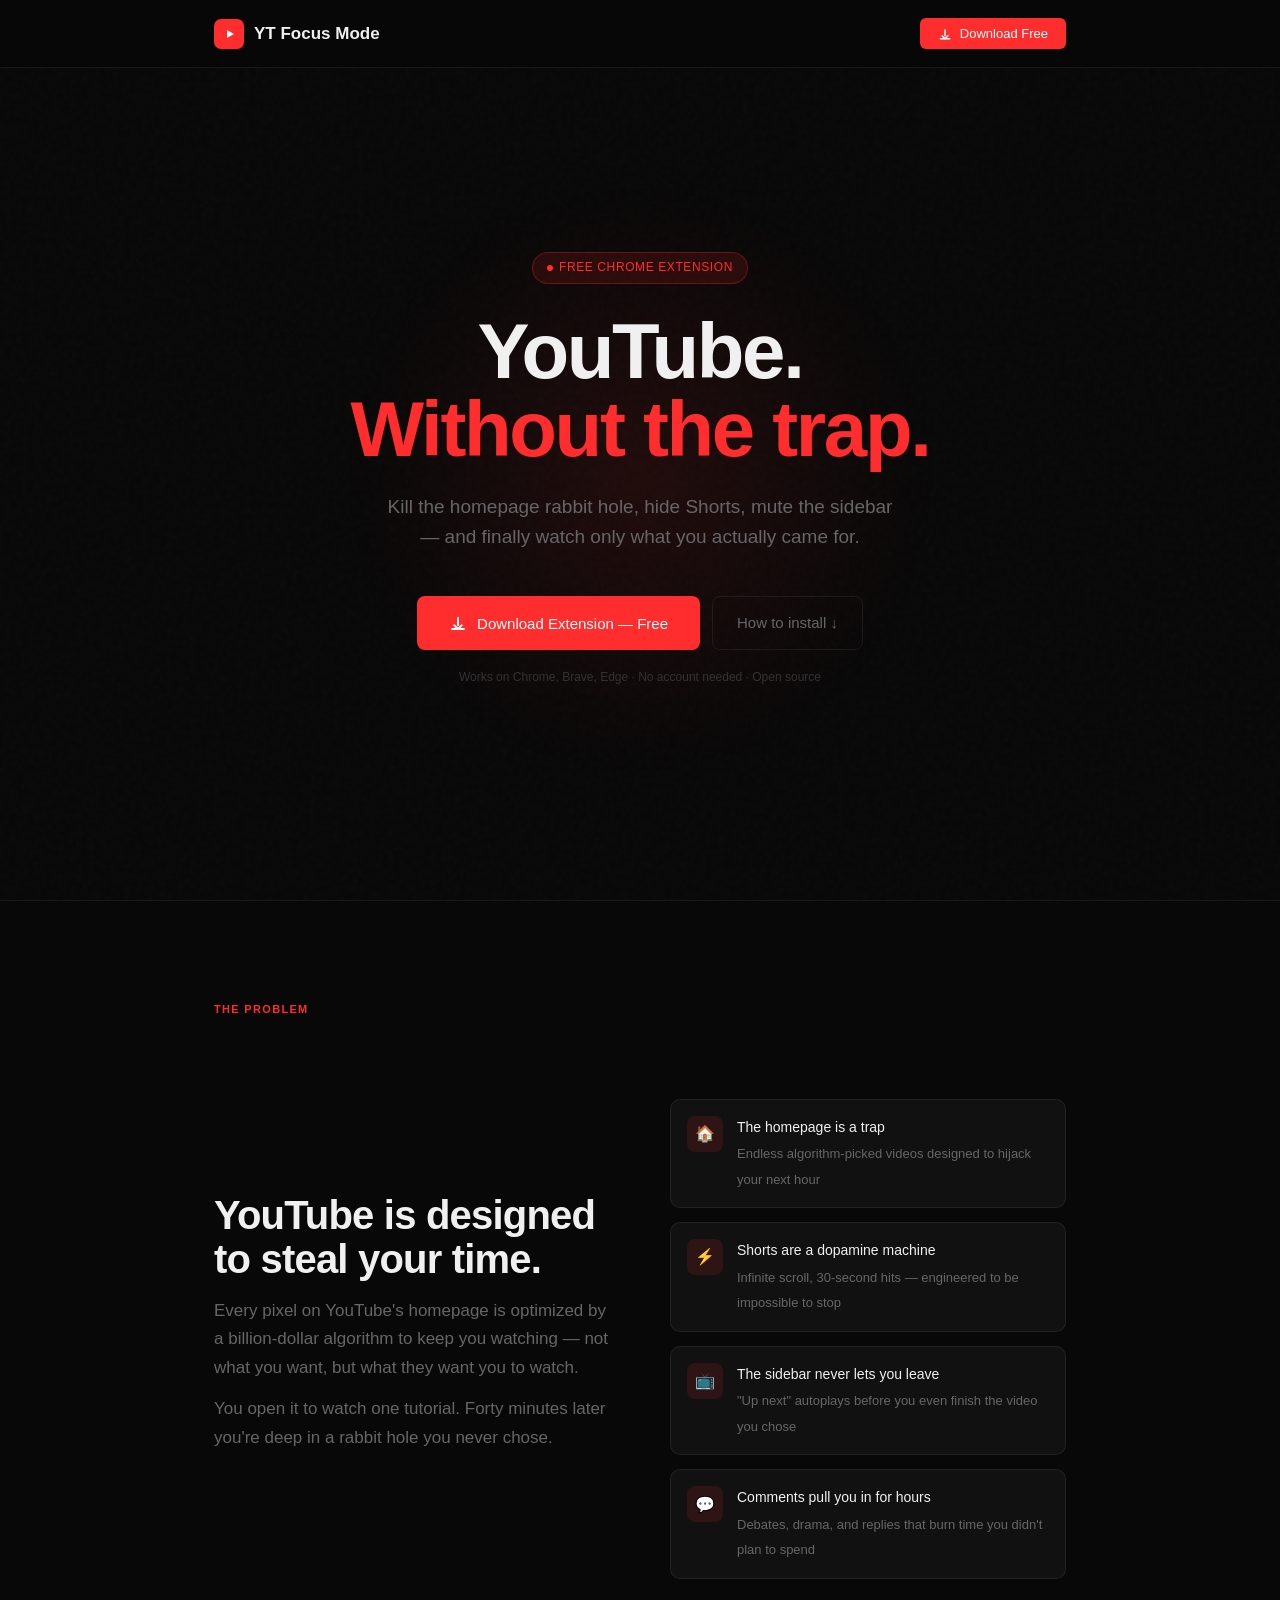
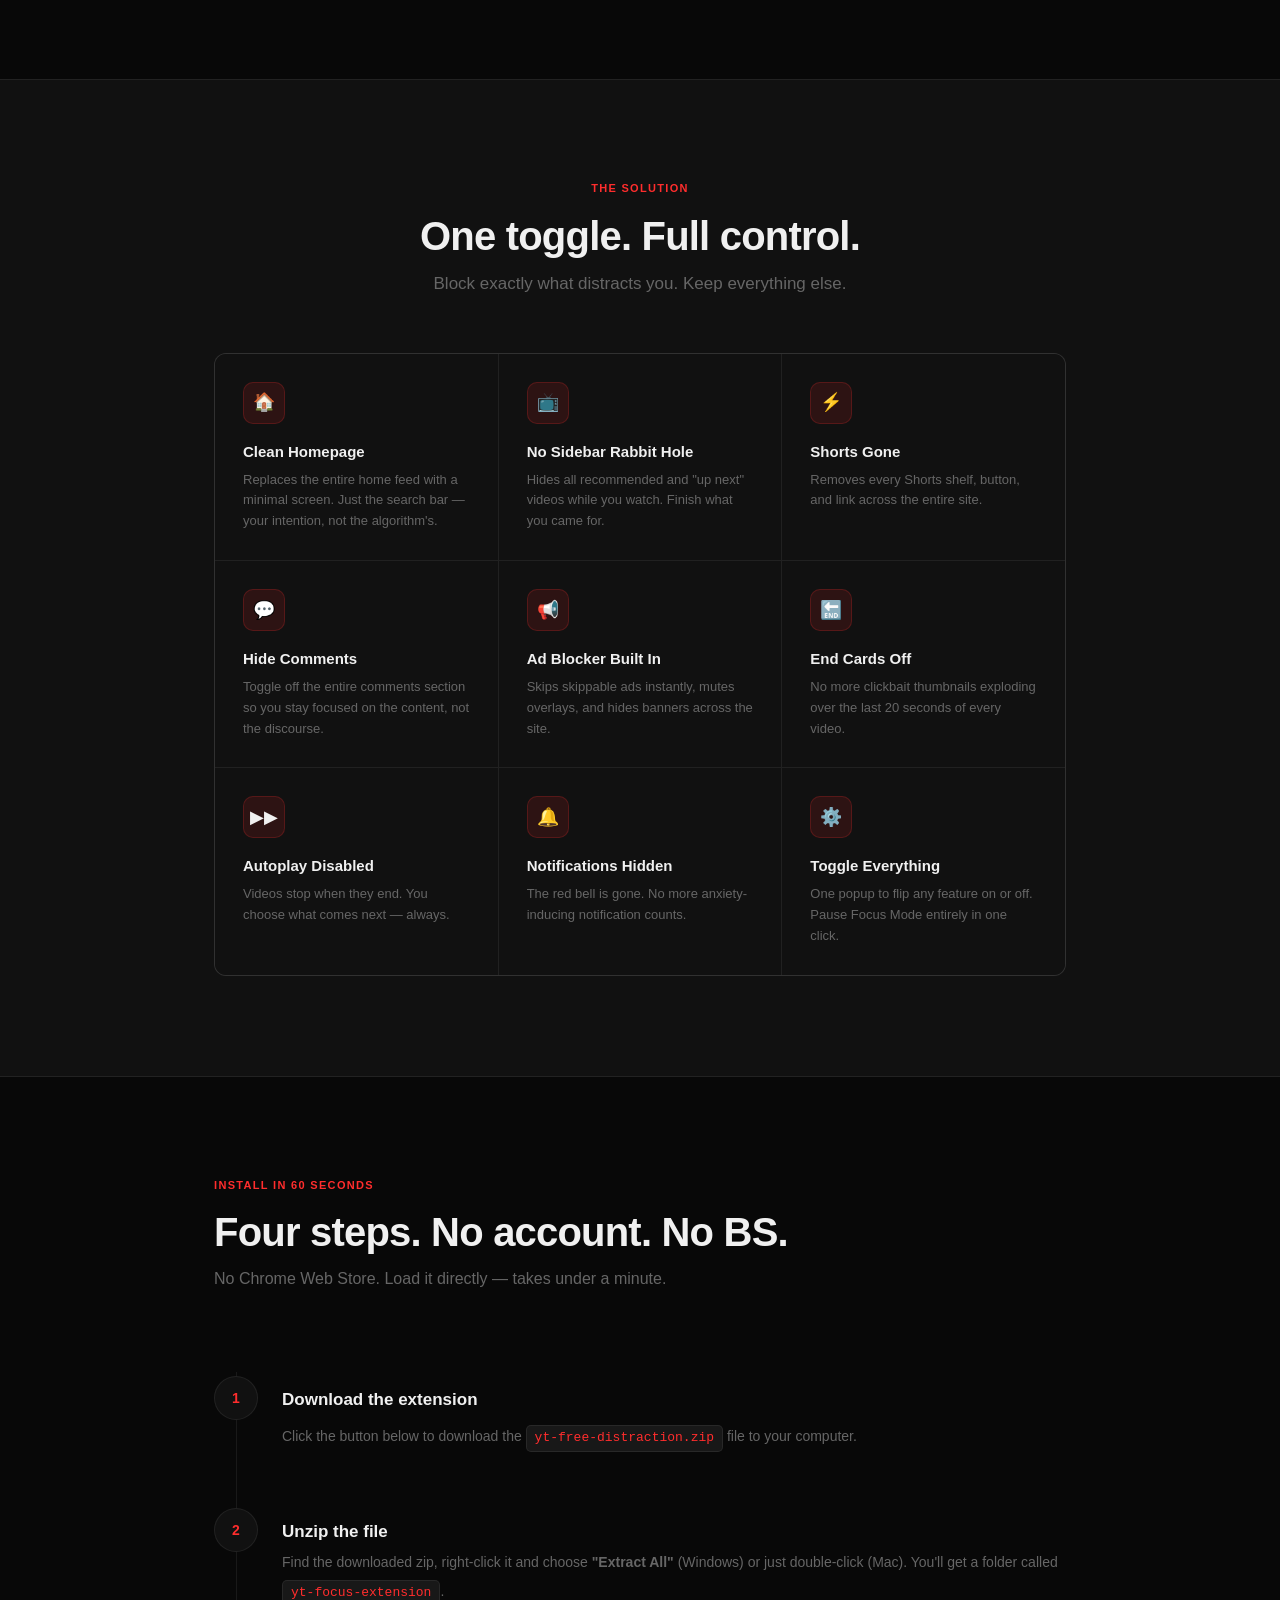
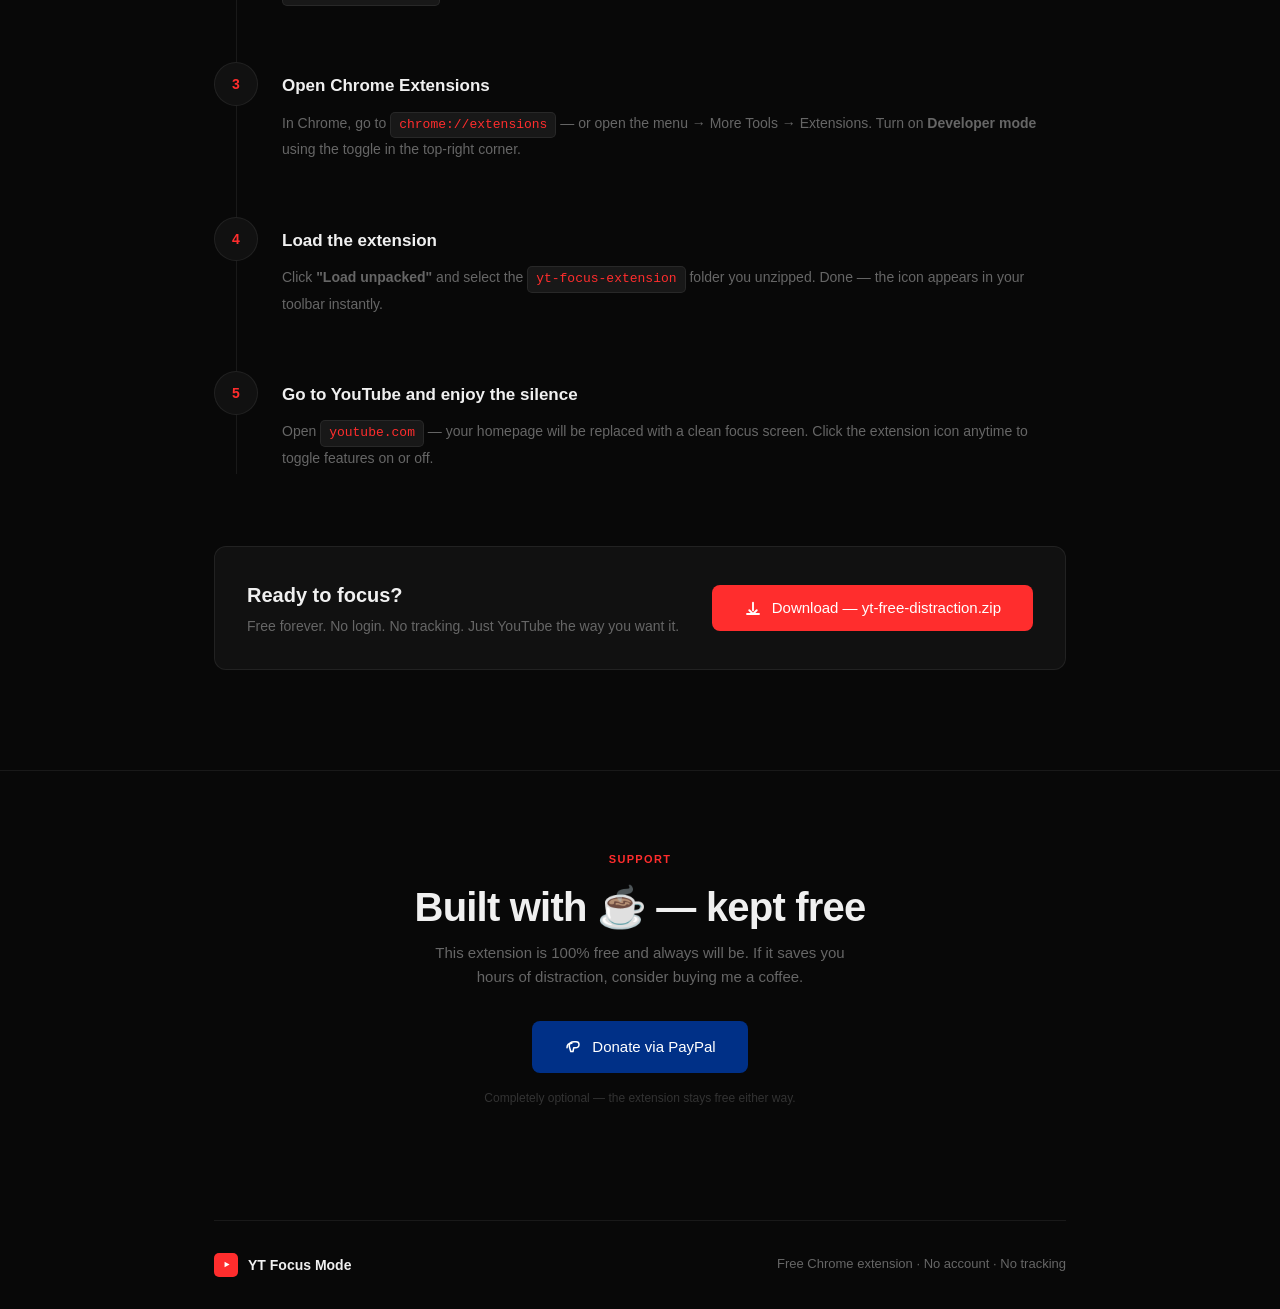
<file: index.html>
<!DOCTYPE html>
<html lang="en">
<head>
<meta charset="UTF-8">
<meta name="viewport" content="width=device-width, initial-scale=1.0">
<title>YT Focus Mode — Take Back Your Attention</title>
<link rel="preconnect" href="https://fonts.googleapis.com">
<link rel="preconnect" href="https://fonts.gstatic.com" crossorigin>
<style>
:root {
  --red: #ff2d2d;
  --red-dim: rgba(255,45,45,0.12);
  --red-glow: rgba(255,45,45,0.25);
  --bg: #080808;
  --bg2: #111;
  --bg3: #181818;
  --border: rgba(255,255,255,0.07);
  --text: #f0f0f0;
  --muted: #666;
  --paypal: #003087;
}

*, *::before, *::after { box-sizing: border-box; margin: 0; padding: 0; }

html { scroll-behavior: smooth; }

body {
  background: var(--bg);
  color: var(--text);
  font-family: 'DM Sans', sans-serif;
  font-size: 16px;
  line-height: 1.6;
  overflow-x: hidden;
}

/* ── NOISE OVERLAY ── */
body::before {
  content: '';
  position: fixed;
  inset: 0;
  background-image: url("data:image/svg+xml,%3Csvg viewBox='0 0 200 200' xmlns='http://www.w3.org/2000/svg'%3E%3Cfilter id='n'%3E%3CfeTurbulence type='fractalNoise' baseFrequency='0.75' numOctaves='4' stitchTiles='stitch'/%3E%3C/filter%3E%3Crect width='100%25' height='100%25' filter='url(%23n)' opacity='1'/%3E%3C/svg%3E");
  opacity: 0.025;
  pointer-events: none;
  z-index: 0;
}

/* ── LAYOUT ── */
.container { max-width: 900px; margin: 0 auto; padding: 0 24px; position: relative; z-index: 1; }

/* ── NAV ── */
nav {
  position: fixed; top: 0; left: 0; right: 0; z-index: 100;
  padding: 18px 0;
  background: rgba(8,8,8,0.85);
  backdrop-filter: blur(12px);
  border-bottom: 1px solid var(--border);
}
.nav-inner {
  max-width: 900px; margin: 0 auto; padding: 0 24px;
  display: flex; align-items: center; justify-content: space-between;
}
.nav-logo {
  display: flex; align-items: center; gap: 10px;
  font-family: 'Syne', sans-serif; font-weight: 800; font-size: 17px;
  text-decoration: none; color: var(--text);
}
.nav-logo-icon {
  width: 30px; height: 30px;
  background: var(--red);
  border-radius: 7px;
  display: flex; align-items: center; justify-content: center;
  flex-shrink: 0;
}
.nav-logo-icon svg { display: block; }
.nav-dl {
  display: flex; align-items: center; gap: 8px;
  background: var(--red); color: #fff;
  padding: 8px 18px; border-radius: 6px;
  font-size: 13px; font-weight: 500;
  text-decoration: none;
  transition: opacity 0.15s;
  cursor: pointer; border: none;
}
.nav-dl:hover { opacity: 0.85; }

/* ── HERO ── */
.hero {
  min-height: 100vh;
  display: flex; flex-direction: column; align-items: center; justify-content: center;
  text-align: center;
  padding: 120px 24px 80px;
  position: relative;
}
.hero-glow {
  position: absolute;
  top: 20%; left: 50%; transform: translateX(-50%);
  width: 600px; height: 600px;
  background: radial-gradient(circle, rgba(255,45,45,0.1) 0%, transparent 70%);
  pointer-events: none;
}
.hero-badge {
  display: inline-flex; align-items: center; gap: 6px;
  background: var(--red-dim);
  border: 1px solid rgba(255,45,45,0.3);
  border-radius: 20px; padding: 5px 14px;
  font-size: 12px; font-weight: 500; color: var(--red);
  letter-spacing: 0.05em; text-transform: uppercase;
  margin-bottom: 28px;
  animation: fadeUp 0.6s ease both;
}
.hero-badge span { width: 6px; height: 6px; border-radius: 50%; background: var(--red); display: inline-block; animation: pulse 2s infinite; }

@keyframes pulse { 0%,100%{opacity:1} 50%{opacity:0.3} }

h1 {
  font-family: 'Syne', sans-serif;
  font-size: clamp(42px, 8vw, 78px);
  font-weight: 800; line-height: 1.0;
  letter-spacing: -0.03em;
  margin-bottom: 24px;
  animation: fadeUp 0.6s ease 0.1s both;
}
h1 .accent { color: var(--red); display: block; }

.hero-sub {
  font-size: clamp(16px, 2.5vw, 19px);
  color: var(--muted);
  max-width: 520px;
  font-weight: 300;
  margin-bottom: 44px;
  animation: fadeUp 0.6s ease 0.2s both;
}

.hero-cta {
  display: flex; flex-wrap: wrap; gap: 12px; justify-content: center;
  animation: fadeUp 0.6s ease 0.3s both;
}

.btn-primary {
  display: inline-flex; align-items: center; gap: 10px;
  background: var(--red); color: #fff;
  padding: 14px 32px; border-radius: 8px;
  font-size: 15px; font-weight: 500;
  text-decoration: none; border: none; cursor: pointer;
  transition: transform 0.15s, box-shadow 0.15s;
  box-shadow: 0 0 0 0 var(--red-glow);
}
.btn-primary:hover {
  transform: translateY(-2px);
  box-shadow: 0 8px 30px var(--red-glow);
}
.btn-primary svg { flex-shrink: 0; }

.btn-secondary {
  display: inline-flex; align-items: center; gap: 8px;
  background: transparent; color: var(--muted);
  padding: 14px 24px; border-radius: 8px;
  font-size: 15px; text-decoration: none;
  border: 1px solid var(--border);
  transition: color 0.15s, border-color 0.15s;
}
.btn-secondary:hover { color: var(--text); border-color: rgba(255,255,255,0.2); }

.hero-note { margin-top: 18px; font-size: 12px; color: #333; animation: fadeUp 0.6s ease 0.4s both; }

/* ── DIVIDER ── */
.section-divider {
  height: 1px; background: var(--border); margin: 0;
}

/* ── PROBLEM SECTION ── */
.problem {
  padding: 100px 0;
}
.label {
  font-family: 'Syne', sans-serif;
  font-size: 11px; font-weight: 700;
  letter-spacing: 0.12em; text-transform: uppercase;
  color: var(--red); margin-bottom: 16px;
}
.problem-grid {
  display: grid; grid-template-columns: 1fr 1fr; gap: 60px;
  align-items: center; margin-top: 48px;
}
h2 {
  font-family: 'Syne', sans-serif;
  font-size: clamp(28px, 4vw, 40px);
  font-weight: 800; line-height: 1.1;
  letter-spacing: -0.02em;
}
.problem-text p { color: var(--muted); margin-top: 16px; font-weight: 300; font-size: 17px; line-height: 1.7; }

.pain-list { margin-top: 32px; display: flex; flex-direction: column; gap: 14px; }
.pain-item {
  display: flex; align-items: flex-start; gap: 14px;
  background: var(--bg2);
  border: 1px solid var(--border);
  border-radius: 10px; padding: 16px;
}
.pain-icon {
  width: 36px; height: 36px; flex-shrink: 0;
  background: var(--red-dim);
  border-radius: 8px;
  display: flex; align-items: center; justify-content: center;
  font-size: 16px;
}
.pain-item strong { display: block; font-size: 14px; font-weight: 500; margin-bottom: 2px; }
.pain-item span { font-size: 13px; color: var(--muted); }

/* ── FEATURES ── */
.features { padding: 100px 0; background: var(--bg2); border-top: 1px solid var(--border); border-bottom: 1px solid var(--border); }
.features-header { text-align: center; margin-bottom: 56px; }
.features-header p { color: var(--muted); margin-top: 12px; font-size: 17px; }

.features-grid {
  display: grid; grid-template-columns: repeat(3, 1fr); gap: 1px;
  background: var(--border); border: 1px solid var(--border); border-radius: 12px; overflow: hidden;
}
.feat-card {
  background: var(--bg2); padding: 28px;
  transition: background 0.2s;
}
.feat-card:hover { background: var(--bg3); }
.feat-icon {
  width: 42px; height: 42px;
  background: var(--red-dim); border: 1px solid rgba(255,45,45,0.2);
  border-radius: 10px; display: flex; align-items: center; justify-content: center;
  font-size: 18px; margin-bottom: 16px;
}
.feat-card h3 {
  font-family: 'Syne', sans-serif; font-size: 15px; font-weight: 700;
  margin-bottom: 6px;
}
.feat-card p { font-size: 13px; color: var(--muted); line-height: 1.6; }

/* ── INSTALL STEPS ── */
.install { padding: 100px 0; }
.install-header { margin-bottom: 56px; }
.install-header p { color: var(--muted); margin-top: 12px; max-width: 480px; }

.steps { display: flex; flex-direction: column; gap: 0; position: relative; }
.steps::before {
  content: '';
  position: absolute; left: 22px; top: 24px; bottom: 24px;
  width: 1px; background: var(--border);
}

.step {
  display: flex; gap: 24px; align-items: flex-start;
  padding: 28px 0;
  opacity: 0; transform: translateX(-20px);
  transition: opacity 0.5s ease, transform 0.5s ease;
}
.step.visible { opacity: 1; transform: translateX(0); }

.step-num {
  width: 44px; height: 44px; flex-shrink: 0;
  border-radius: 50%;
  background: var(--bg2);
  border: 1px solid var(--border);
  display: flex; align-items: center; justify-content: center;
  font-family: 'Syne', sans-serif; font-weight: 800; font-size: 14px;
  color: var(--red); position: relative; z-index: 1;
}
.step-content { padding-top: 10px; }
.step-content h3 { font-family: 'Syne', sans-serif; font-size: 17px; font-weight: 700; margin-bottom: 6px; }
.step-content p { color: var(--muted); font-size: 14px; line-height: 1.6; }
.step-content code {
  display: inline-block;
  background: var(--bg3); border: 1px solid var(--border);
  border-radius: 5px; padding: 2px 8px;
  font-family: 'Courier New', monospace; font-size: 13px; color: var(--red);
  margin-top: 6px;
}

.install-cta {
  margin-top: 48px;
  background: var(--bg2);
  border: 1px solid var(--border);
  border-radius: 12px;
  padding: 32px;
  display: flex; align-items: center; justify-content: space-between; gap: 24px;
  flex-wrap: wrap;
}
.install-cta-text h3 { font-family: 'Syne', sans-serif; font-size: 20px; font-weight: 800; }
.install-cta-text p { color: var(--muted); font-size: 14px; margin-top: 4px; }

/* ── SUPPORT ── */
.support {
  padding: 80px 0;
  text-align: center;
  border-top: 1px solid var(--border);
}
.support h2 { margin-bottom: 12px; }
.support p { color: var(--muted); max-width: 420px; margin: 0 auto 32px; font-size: 15px; }
.btn-paypal {
  display: inline-flex; align-items: center; gap: 10px;
  background: var(--paypal); color: #fff;
  padding: 14px 32px; border-radius: 8px;
  font-size: 15px; font-weight: 500;
  text-decoration: none; border: none; cursor: pointer;
  transition: transform 0.15s, box-shadow 0.15s;
}
.btn-paypal:hover { transform: translateY(-2px); box-shadow: 0 8px 30px rgba(0,48,135,0.4); }

/* ── FOOTER ── */
footer {
  padding: 32px 0;
  border-top: 1px solid var(--border);
  display: flex; align-items: center; justify-content: space-between;
  flex-wrap: wrap; gap: 12px;
}
.footer-left { display: flex; align-items: center; gap: 10px; }
.footer-logo-icon {
  width: 24px; height: 24px; background: var(--red); border-radius: 5px;
  display: flex; align-items: center; justify-content: center;
}
.footer-left span { font-family: 'Syne', sans-serif; font-weight: 700; font-size: 14px; }
footer p { font-size: 13px; color: var(--muted); }

@keyframes fadeUp {
  from { opacity: 0; transform: translateY(20px); }
  to   { opacity: 1; transform: translateY(0); }
}

/* ── RESPONSIVE ── */
@media (max-width: 700px) {
  .problem-grid { grid-template-columns: 1fr; gap: 40px; }
  .features-grid { grid-template-columns: 1fr 1fr; }
  .install-cta { flex-direction: column; }
  footer { flex-direction: column; align-items: flex-start; }
}
@media (max-width: 480px) {
  .features-grid { grid-template-columns: 1fr; }
}
</style>
</head>
<body>

<!-- NAV -->
<nav>
  <div class="nav-inner">
    <a class="nav-logo" href="#">
      <div class="nav-logo-icon">
        <svg width="14" height="12" viewBox="0 0 14 12" fill="none"><path d="M5 2l7 4-7 4V2Z" fill="#fff"/></svg>
      </div>
      YT Focus Mode
    </a>
    <button class="nav-dl" onclick="downloadExt()">
      <svg width="14" height="14" viewBox="0 0 24 24" fill="none" stroke="currentColor" stroke-width="2.5" stroke-linecap="round"><path d="M12 5v10M7 15l5 5 5-5"/><path d="M4 20h16"/></svg>
      Download Free
    </button>
  </div>
</nav>

<!-- HERO -->
<section class="hero">
  <div class="hero-glow"></div>
  <div class="hero-badge"><span></span> Free Chrome Extension</div>
  <h1>
    YouTube.
    <span class="accent">Without the trap.</span>
  </h1>
  <p class="hero-sub">
    Kill the homepage rabbit hole, hide Shorts, mute the sidebar — and finally watch only what you actually came for.
  </p>
  <div class="hero-cta">
    <button class="btn-primary" onclick="downloadExt()">
      <svg width="18" height="18" viewBox="0 0 24 24" fill="none" stroke="currentColor" stroke-width="2.5" stroke-linecap="round"><path d="M12 5v10M7 15l5 5 5-5"/><path d="M4 20h16"/></svg>
      Download Extension — Free
    </button>
    <a class="btn-secondary" href="#install">How to install ↓</a>
  </div>
  <p class="hero-note">Works on Chrome, Brave, Edge · No account needed · Open source</p>
</section>

<div class="section-divider"></div>

<!-- PROBLEM -->
<section class="problem">
  <div class="container">
    <div class="label">The Problem</div>
    <div class="problem-grid">
      <div class="problem-text">
        <h2>YouTube is designed to steal your time.</h2>
        <p>Every pixel on YouTube's homepage is optimized by a billion-dollar algorithm to keep you watching — not what you want, but what they want you to watch.</p>
        <p style="margin-top:12px;">You open it to watch one tutorial. Forty minutes later you're deep in a rabbit hole you never chose.</p>
      </div>
      <div class="pain-list">
        <div class="pain-item">
          <div class="pain-icon">🏠</div>
          <div>
            <strong>The homepage is a trap</strong>
            <span>Endless algorithm-picked videos designed to hijack your next hour</span>
          </div>
        </div>
        <div class="pain-item">
          <div class="pain-icon">⚡</div>
          <div>
            <strong>Shorts are a dopamine machine</strong>
            <span>Infinite scroll, 30-second hits — engineered to be impossible to stop</span>
          </div>
        </div>
        <div class="pain-item">
          <div class="pain-icon">📺</div>
          <div>
            <strong>The sidebar never lets you leave</strong>
            <span>"Up next" autoplays before you even finish the video you chose</span>
          </div>
        </div>
        <div class="pain-item">
          <div class="pain-icon">💬</div>
          <div>
            <strong>Comments pull you in for hours</strong>
            <span>Debates, drama, and replies that burn time you didn't plan to spend</span>
          </div>
        </div>
      </div>
    </div>
  </div>
</section>

<!-- FEATURES -->
<section class="features">
  <div class="container">
    <div class="features-header">
      <div class="label">The Solution</div>
      <h2>One toggle. Full control.</h2>
      <p>Block exactly what distracts you. Keep everything else.</p>
    </div>
    <div class="features-grid">
      <div class="feat-card">
        <div class="feat-icon">🏠</div>
        <h3>Clean Homepage</h3>
        <p>Replaces the entire home feed with a minimal screen. Just the search bar — your intention, not the algorithm's.</p>
      </div>
      <div class="feat-card">
        <div class="feat-icon">📺</div>
        <h3>No Sidebar Rabbit Hole</h3>
        <p>Hides all recommended and "up next" videos while you watch. Finish what you came for.</p>
      </div>
      <div class="feat-card">
        <div class="feat-icon">⚡</div>
        <h3>Shorts Gone</h3>
        <p>Removes every Shorts shelf, button, and link across the entire site.</p>
      </div>
      <div class="feat-card">
        <div class="feat-icon">💬</div>
        <h3>Hide Comments</h3>
        <p>Toggle off the entire comments section so you stay focused on the content, not the discourse.</p>
      </div>
      <div class="feat-card">
        <div class="feat-icon">📢</div>
        <h3>Ad Blocker Built In</h3>
        <p>Skips skippable ads instantly, mutes overlays, and hides banners across the site.</p>
      </div>
      <div class="feat-card">
        <div class="feat-icon">🔚</div>
        <h3>End Cards Off</h3>
        <p>No more clickbait thumbnails exploding over the last 20 seconds of every video.</p>
      </div>
      <div class="feat-card">
        <div class="feat-icon">▶▶</div>
        <h3>Autoplay Disabled</h3>
        <p>Videos stop when they end. You choose what comes next — always.</p>
      </div>
      <div class="feat-card">
        <div class="feat-icon">🔔</div>
        <h3>Notifications Hidden</h3>
        <p>The red bell is gone. No more anxiety-inducing notification counts.</p>
      </div>
      <div class="feat-card">
        <div class="feat-icon">⚙️</div>
        <h3>Toggle Everything</h3>
        <p>One popup to flip any feature on or off. Pause Focus Mode entirely in one click.</p>
      </div>
    </div>
  </div>
</section>

<!-- INSTALL STEPS -->
<section class="install" id="install">
  <div class="container">
    <div class="install-header">
      <div class="label">Install in 60 seconds</div>
      <h2>Four steps. No account. No BS.</h2>
      <p>No Chrome Web Store. Load it directly — takes under a minute.</p>
    </div>

    <div class="steps">
      <div class="step">
        <div class="step-num">1</div>
        <div class="step-content">
          <h3>Download the extension</h3>
          <p>Click the button below to download the <code>yt-free-distraction.zip</code> file to your computer.</p>
        </div>
      </div>
      <div class="step">
        <div class="step-num">2</div>
        <div class="step-content">
          <h3>Unzip the file</h3>
          <p>Find the downloaded zip, right-click it and choose <strong>"Extract All"</strong> (Windows) or just double-click (Mac). You'll get a folder called <code>yt-focus-extension</code>.</p>
        </div>
      </div>
      <div class="step">
        <div class="step-num">3</div>
        <div class="step-content">
          <h3>Open Chrome Extensions</h3>
          <p>In Chrome, go to <code>chrome://extensions</code> — or open the menu → More Tools → Extensions. Turn on <strong>Developer mode</strong> using the toggle in the top-right corner.</p>
        </div>
      </div>
      <div class="step">
        <div class="step-num">4</div>
        <div class="step-content">
          <h3>Load the extension</h3>
          <p>Click <strong>"Load unpacked"</strong> and select the <code>yt-focus-extension</code> folder you unzipped. Done — the icon appears in your toolbar instantly.</p>
        </div>
      </div>
      <div class="step">
        <div class="step-num">5</div>
        <div class="step-content">
          <h3>Go to YouTube and enjoy the silence</h3>
          <p>Open <code>youtube.com</code> — your homepage will be replaced with a clean focus screen. Click the extension icon anytime to toggle features on or off.</p>
        </div>
      </div>
    </div>

    <div class="install-cta">
      <div class="install-cta-text">
        <h3>Ready to focus?</h3>
        <p>Free forever. No login. No tracking. Just YouTube the way you want it.</p>
      </div>
      <button class="btn-primary" onclick="downloadExt()">
        <svg width="18" height="18" viewBox="0 0 24 24" fill="none" stroke="currentColor" stroke-width="2.5" stroke-linecap="round"><path d="M12 5v10M7 15l5 5 5-5"/><path d="M4 20h16"/></svg>
        Download — yt-free-distraction.zip
      </button>
    </div>
  </div>
</section>

<!-- SUPPORT -->
<section class="support">
  <div class="container">
    <div class="label">Support</div>
    <h2>Built with ☕ — kept free</h2>
    <p>This extension is 100% free and always will be. If it saves you hours of distraction, consider buying me a coffee.</p>
    <a class="btn-paypal" target="_blank" rel="noopener">
      <svg width="18" height="18" viewBox="0 0 24 24" fill="none" stroke="currentColor" stroke-width="2" stroke-linecap="round" stroke-linejoin="round" aria-hidden="true">
        <path d="M7 11C7 7.5 9.5 5 13.5 5H16C18.5 5 20 6.5 20 8.5C20 11.5 17.5 13 15 13H13L12 18H9L7 11Z"/>
        <path d="M4 13C4 9.5 6.5 7 10.5 7"/>
      </svg>
      Donate via PayPal
    </a>
    <p style="margin-top:16px; font-size:12px; color:#333;">Completely optional — the extension stays free either way.</p>
  </div>
</section>

<!-- FOOTER -->
<div class="container">
  <footer>
    <div class="footer-left">
      <div class="footer-logo-icon">
        <svg width="10" height="9" viewBox="0 0 14 12" fill="none"><path d="M5 2l7 4-7 4V2Z" fill="#fff"/></svg>
      </div>
      <span>YT Focus Mode</span>
    </div>
    <p>Free Chrome extension · No account · No tracking</p>
  </footer>
</div>

<script>
function downloadExt() {
  const a = document.createElement('a');
  a.href = 'yt-free-distraction.zip';
  a.download = 'yt-free-distraction.zip';
  document.body.appendChild(a);
  a.click();
  document.body.removeChild(a);
}


const p_btn = document.querySelector(".btn-paypal");

p_btn.addEventListener("click", ()=> {
  window.location.href = "https://www.paypal.com/paypalme/Yassineikosoft";
});

// Scroll animation for steps
const steps = document.querySelectorAll('.step');
const obs = new IntersectionObserver((entries) => {
  entries.forEach((e, i) => {
    if (e.isIntersecting) {
      setTimeout(() => e.target.classList.add('visible'), i * 100);
    }
  });
}, { threshold: 0.2 });
steps.forEach(s => obs.observe(s));
</script>
</body>
</html>
</file>
